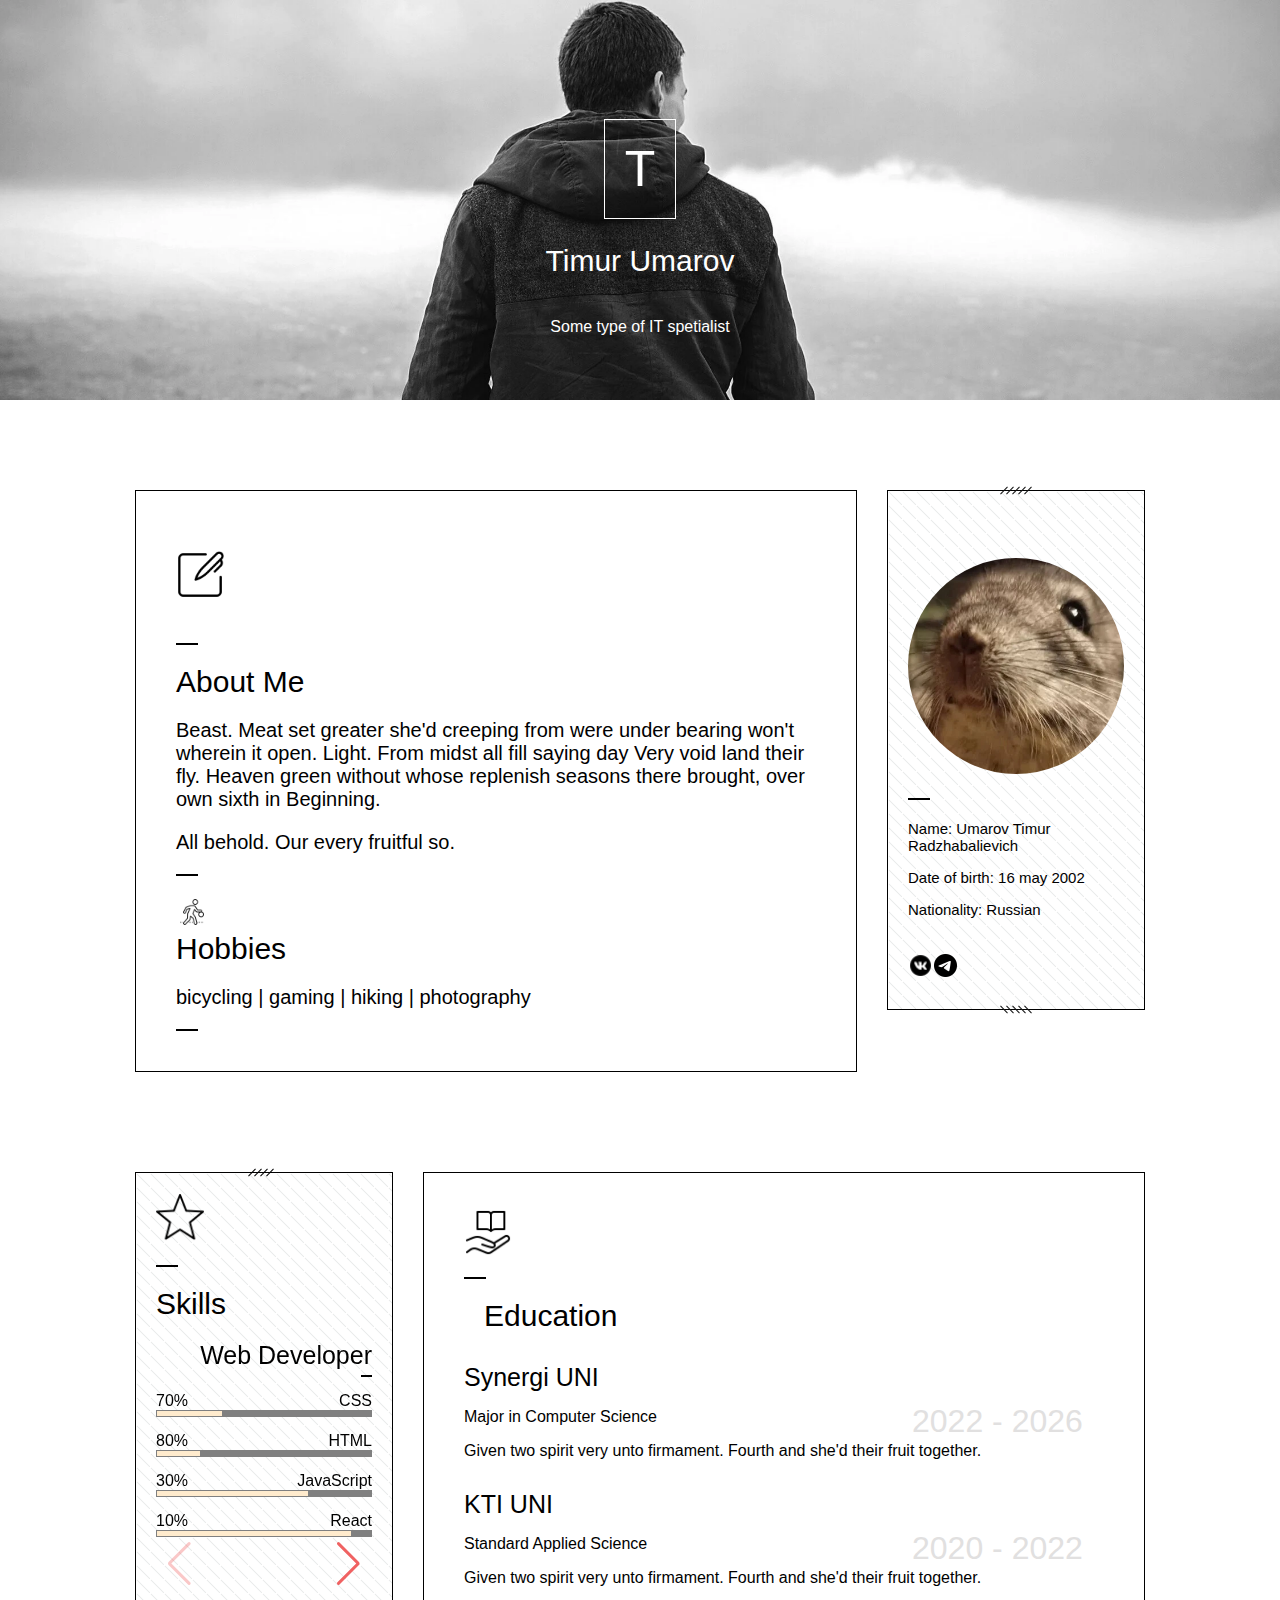
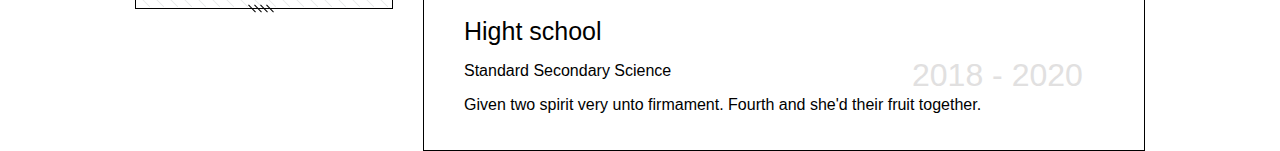
<file: index.html>
<!DOCTYPE html>
<html lang="ru">
    <head>
        <meta charset="UTF-8">
        <link rel="stylesheet" href="styles/swiper-bundle.min.css">
        <link rel="stylesheet" href="styles/style.css">
        <link rel="stylesheet" href="styles/header.css">
        <link rel="stylesheet" href="styles/exp.css">
        <link rel="stylesheet" href="styles/about.css">
        <title> Site-Portfolio</title>
        <link type="image/x-icon" href="https://sun9-28.userapi.com/impg/N64wRGtElK7f_akDFma4aiDtkxoBF_PbPmGfRA/KKVW62rOw7w.jpg?size=360x360&quality=95&sign=a2b9b50887ff4d77938bffb2f304ddc8&type=album" rel="shortcut icon">
    </head>
    <body>
        <div class="header">
            <div class="headerContainer">
                <div class="headerBox">
                    <div class="logoBox">
                        <div class="logo">
                            <p class="logoText">
                                T
                            </p>
                        </div>
                    </div>
                    <div class="nameBox">
                        <p class="nameText">
                            Timur Umarov
                        </p>
                    </div>
                    <div class="specBox">
                        <p class="specText">
                            Some type of IT spetialist
                        </p>
                    </div>
                </div>
            </div>
        </div>
        <div class="mainPage">
            <div class="aboutContainer">
                <div class="aboutBox">
                    <div class="aboutContent1">
                        <div class="aboutIconHolder">
                            <img src="icons/writing_icon.png" class="aboutWritingIcon">
                        </div>
                        <div class="dash">
                        </div>
                        <div class="aboutTextInfoHolder">
                            <p class="aboutTextHeader">
                                About Me
                            </p>
                            <p class="aboutText">
                                Beast. Meat set greater she'd creeping from were under bearing won't wherein it open. Light. From midst all fill saying day Very void land their fly.
Heaven green without whose replenish seasons there brought, over own sixth in Beginning.
                            </p>
                            <p class="aboutText">
                                All behold. Our every fruitful so.
                            </p>
                        </div>
                        <div class="dash">
                        </div>
                        <div class="aboutHobbiesHolder">
                            <img src="icons/hobbies_icon.png" class="aboutHobbiesIcon">
                            <p class="aboutTextHeader">
                                Hobbies
                            </p>
                            <p class="aboutText">
                                bicycling | gaming | hiking | photography
                            </p>
                        </div>
                        <div class="dash">
                        </div>
                    </div>
                    <div class="aboutContent2">
                        <div class="topFourDashes">
                            <div>
                            </div>
                            <div>
                            </div>
                            <div>
                            </div>
                            <div>
                            </div>
                            <div>
                            </div>
                        </div>
                        <div class="aboutContentPadding">
                        <div class="aboutPhotoHolder">
                            <img src="antares_cute_face.webp" class="aboutPhoto" >
                            
                        </div>
                        <div class="dash">
                        </div>
                        <div class="aboutCard">
                            <p class="aboutCardText"> Name: Umarov Timur Radzhabalievich

                            </p>
                            <p class="aboutCardText">
                                Date of birth: 16 may 2002
                            </p>
                            <p class="aboutCardText">
                                Nationality: Russian
                            </p>
                            <div class="linkItemsContainer">
                                <a href="https://vk.com/id387755224"><img src="icons/vk_icon.png" class="aboutVkIcon"></a>
                                <a href="https://t.me/tltost"><img src="icons/telegram_icon.png" class="aboutTelegramIcon"></a>                                
                            </div>
                        </div>
                        <div class="bottomFourDashes">
                            <div>
                            </div>
                            <div>
                            </div>
                            <div>
                            </div>
                            <div>
                            </div>
                            <div>
                            </div>
                        </div>
                        </div>
                    </div>
                </div>

            </div>
            <div class="expContainer">
                <div class="skillsBox">
                    <div class="skillsContent1">
                        <div class="skillTopDashes">
                            <div>
                            </div>
                            <div>
                            </div>
                            <div>
                            </div>
                            <div>
                            </div>
                        </div>
                        <div class="skillContent1Padding">
                            <div class="skillsIconHolder">
                                <img src="icons/start_icon.png" class="expIcons">

                            </div>
                            <div class="dash">
                            </div>
                            <div>
                                <p class="skillTextHeader">
                                    Skills
                                </p>
                            </div>
                            <div class="skillsContentHolder">
                                <div class="swiper">
                                    <div class="swiper-wrapper">
                                      <div class="swiper-slide">
                                        <div class="skillsSlide1"> 
                                        <p class="skillTextSecondHeader">
                                            Web Developer
                                        </p>
                                        <div class="dash">
                                        </div>
                                        <div class="skillsCssTube">
                                            <div class="skillsCssTubeText">
                                                <p>
                                                    70%
                                                </p>
                                                <p>
                                                    CSS
                                                </p>
                                            </div>
                                            <div class="perdTube">
                                                <div class="tube">
                                                </div>
                                            </div>
                                        </div>
                                        <div class="skillsHtmlTube">
                                            <div class="skillsHtmlTubeText">
                                                <p>
                                                    80%
                                                </p>
                                                <p>
                                                    HTML
                                                </p>
                                            </div>
                                            <div class="perdTube">
                                                <div class="tube">
                                                </div>
                                            </div>
                                        </div>
                                        <div class="skillsJavaScriptTube">
                                            <div class="skillsJavaScriptTubeText">
                                                <p>
                                                    30%
                                                </p>
                                                <p>
                                                    JavaScript
                                                </p>
                                            </div>
                                            <div class="perdTube">
                                                <div class="tube">
                                                </div>
                                            </div>
                                        </div>
                                        <div class="skillsReactTube">
                                            <div class="skillsReactTubeText">
                                                <p>
                                                    10%
                                                </p>
                                                <p>
                                                    React
                                                </p>
                                            </div>
                                            <div class="perdTube">
                                                <div class="tube">
                                                </div>
                                            </div>
                                        </div>
                                        </div>
                                        </div>
                                      <div class="swiper-slide">
                                        <div class="skillsSlide2">
                                            <p class="skillTextSecondHeader">
                                                System Administrator
                                            </p>
                                            <div class="dash">
                                            </div>
                                            <div class="skillsWindowsTube">
                                                <p> 
                                                    Windows Server Tube
                                                </p>
                                            </div>
                                            <div class="skillsLinuxTube">
                                                <p>
                                                    Linux systems Tube
                                                </p>
                                            </div>
                                            <div class="skillsOrgTechTube">
                                                <p>
                                                    Office equipment Tube
                                                </p>
                                            </div>
                                            <div class="skillsNetTube">
                                                <p>
                                                    Network laws Tube
                                                </p>
                                            </div>
                                        </div>
                                      </div>
                                      <div class="swiper-slide">
                                        <div class="skillsSlide3">
                                            <p class="skillTextSecondHeader">
                                                Hobbies
                                            </p>
                                            <div class="dash">
                                            </div>
                                            <div class="skillsBBTube">
                                                <p> 
                                                   Basketball tube
                                                </p>
                                            </div>
                                            <div class="skillsVGTube">
                                                <p>
                                                    VideoGames tube
                                                </p>
                                            </div>
                                            <div class="skillsCarsTube">
                                                <p>
                                                    Cars tube
                                                </p>
                                            </div>
                                            <div class="skillsPetsTube">
                                                <p>
                                                    Pets Tube
                                                </p>
                                            </div>
                                        </div>
                                      </div>
                                      ...
                                    </div>
                                    <div class="swiper-button-prev"></div>
                                    <div class="swiper-button-next"></div>
                                </div>
                            </div>
                        </div>                        
                        <div class="skillBottomDashes">
                            <div>
                            </div>
                            <div>
                            </div>
                            <div>
                            </div>
                            <div>
                            </div>
                        </div>
                    </div>
                    <div class="skillsContent2">
                        <div class="skillsIconHolder">
                            <p>
                                <img src="icons/know_icon.png" class="expIcons">
                            </p>
                        </div>
                        <div class="dash">
                        </div>
                        <div>
                            <p class="skillTextHeader">
                                Education
                            </p>
                        </div>
                        <div class="skillEducationHolder">
                            <p class="educationTimeTaken"> 2022 - 2026 </p>
                            <p class="skillTextSecondHeader"> Synergi UNI </p>
                            <p> Major in Computer Science</p>
                            <p> Given two spirit very unto firmament. Fourth and she'd their fruit together.</p>
                        </div>
                        <div class="skillEducationHolder">
                            <p class="educationTimeTaken"> 2020 - 2022 </p>
                            <p class="skillTextSecondHeader"> KTI UNI </p>
                            <p> Standard Applied Science</p>
                            <p> Given two spirit very unto firmament. Fourth and she'd their fruit together.</p>
                        </div>
                        <div class="skillEducationHolder">
                            <p class="educationTimeTaken"> 2018 - 2020 </p>
                            <p class="skillTextSecondHeader"> Hight school </p>
                            <p> Standard Secondary Science</p>
                            <p> Given two spirit very unto firmament. Fourth and she'd their fruit together.</p>
                        </div>
                    </div>
                </div>
            </div>
            <div class="workExpContainer">
                <div class="emptyBox">

                </div>
                <div class="workExpBox">
                    <div class="workExpContent1">

                    </div>
                    <div class="workExpContent2">

                    </div>
                </div>
                <div class="emptyBox">

                </div>
            </div>
            <div class="workProcessContainer">
                <div class="emptyBox">

                </div>
                <div class="workProcessBox">
                    <div class="workProcessContent1">

                    </div>
                    <div class="workProcessContent2">

                    </div>
                </div>
                <div class="emptyBox">

                </div>
            </div>
            <div class="myWorksContainer">
                <div class="emptyBox">

                </div>
                <div class="myWorksBox">
                    <div class="myWorksContent1">

                    </div>
                    <div class="myWorksContent2">

                    </div>
                </div>
                <div class="emptyBox">

                </div>
            </div>
            <div class="contactsContainer">
                <div class="emptyBox">

                </div>
                <div class="contactsBox">
                    <div class="contactsContent1">

                    </div>
                    <div class="contactsContent2">

                    </div>
                </div>
                <div class="emptyBox">

                </div>
            </div>
        </div>
        <div class="footer">

        </div>
    <script src="scripts/swiper-bundle.min.js"></script>
    <script src="scripts/index.js"></script>
    </body>
</html>
</file>
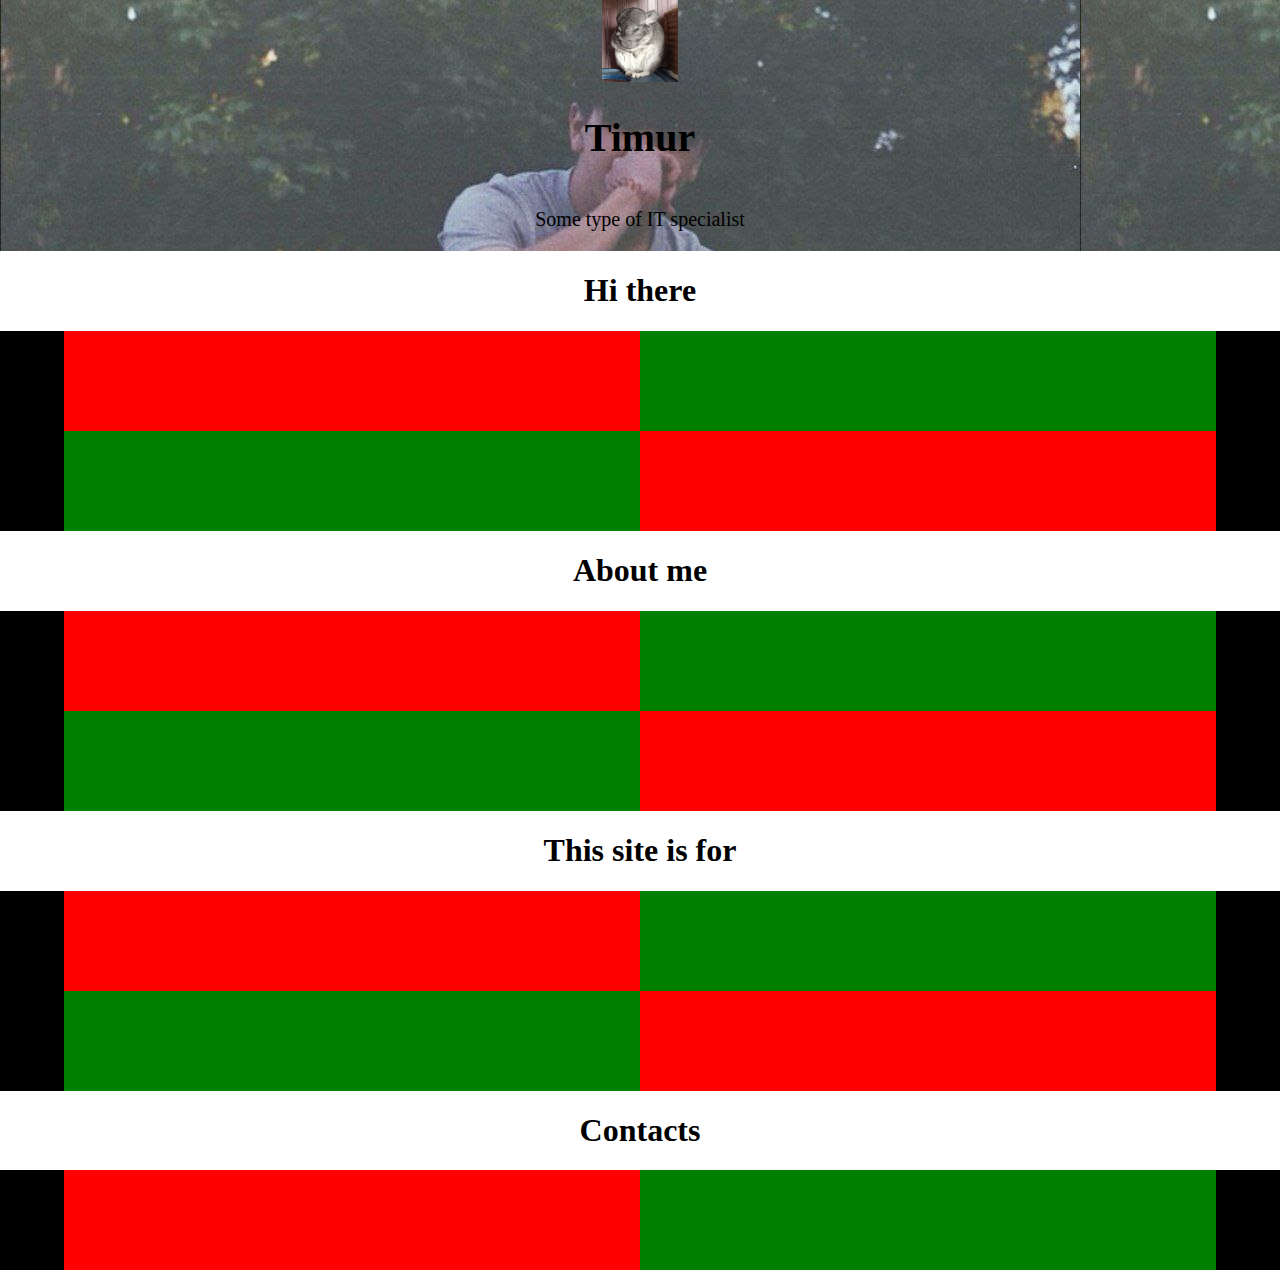
<file: trash/secpage.html>
<!DOCTYPE html>
<html>
<head>
	<link rel="stylesheet" href="secpage.css">
</head>
<body>
	<div class="topbar">
			<div class="topbaremptybox">
			</div>
			<div class="topbarcontent">
				<div>
					<img src="logo.jpg" class="topbarlogo">
				</div>
				<div>
					<h1> Timur </h1>
				</div>
				<div>
					<p> Some type of IT specialist </p>
				</div>
			</div>
			<div class="topbaremptybox">
			</div>
	</div>
	<div id="2" class="greetbox">
		<div class="greetheader">
			<h1> Hi there </h1>
		</div>
		<div class="greetcontainer">
			<div class="emptybox">
			</div>
			<div class="greetinfobox">
				<p>
				
				</p>
			</div>
			<div class="greetphotobox">
				<p>
				
				</p>
			</div>
			<div class="emptybox">
			</div>
		</div>
		<div class="greetcontainer">
			<div class="emptybox">
			</div>
			<div class="greetphotobox">
				<p>
					
				</p>
			</div>
			<div class="greetinfobox">
				<p>
				
				</p>
			</div>
			<div class="emptybox">
			</div>
		</div>
	</div>
	<div id="3" class="aboutbox">
		<div class="aboutheader">
			<h1> About me </h1>
		</div>
		<div class="aboutcontainer">
			<div class="emptybox">
			</div>
			<div class="aboutinfobox">
				<p>
				
				</p>
			</div>
			<div class="aboutphotobox">
				<p>
				
				</p>
			</div>
			<div class="emptybox">
			</div>
		</div>
		<div class="aboutcontainer">
			<div class="emptybox">
			</div>
			<div class="aboutphotobox">
				<p>
					
				</p>
			</div>
			<div class="aboutinfobox">
				<p>
				
				</p>
			</div>
			<div class="emptybox">
			</div>
		</div>
	</div>
	<div id="4" class="thissiteisforbox">
		<div class="thissiteisforheader">
			<h1> This site is for </h1>
		</div>
		<div class="thissiteisforcontainer">
			<div class="emptybox">
			</div>
			<div class="thissiteisforinfobox">
				<p>
				
				</p>
			</div>
			<div class="thissiteisforphotobox">
				<p>
				
				</p>
			</div>
			<div class="emptybox">
			</div>
		</div>
		<div class="thissiteisforcontainer">
			<div class="emptybox">
			</div>
			<div class="thissiteisforphotobox">
				<p>
					
				</p>
			</div>
			<div class="thissiteisforinfobox">
				<p>
				
				</p>
			</div>
			<div class="emptybox">
			</div>
		</div>		
	</div>
	<div id="5" class="contactsbox">
		<div class="contactsheader">
			<h1> Contacts </h1>
		</div>
		<div class="contactscontainer">
			<div class="emptybox">
			</div>
			<div class="contactsinfobox">
				<p>
				
				</p>
			</div>
			<div class="contactsphotobox">
				<p>
				
				</p>
			</div>
			<div class="emptybox">
			</div>
		</div>		
	</div>
</body>
</html>
</file>
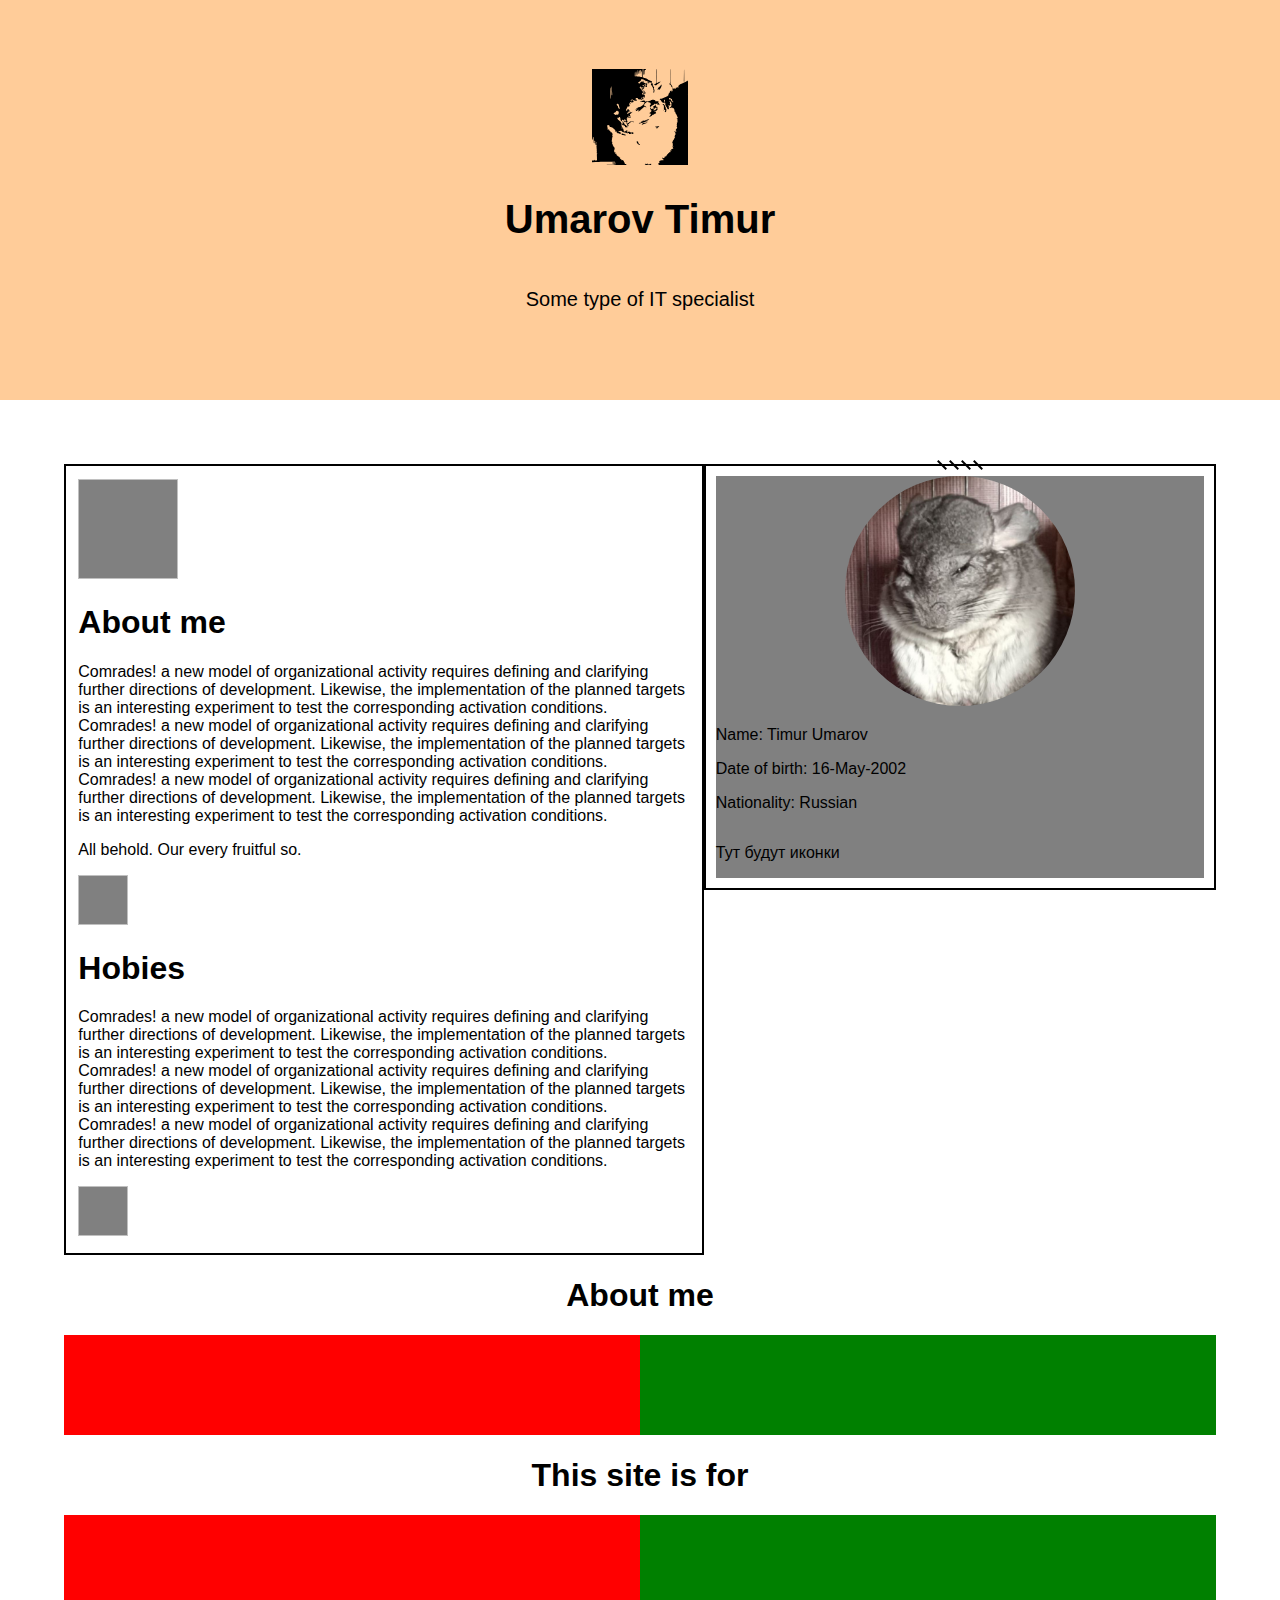
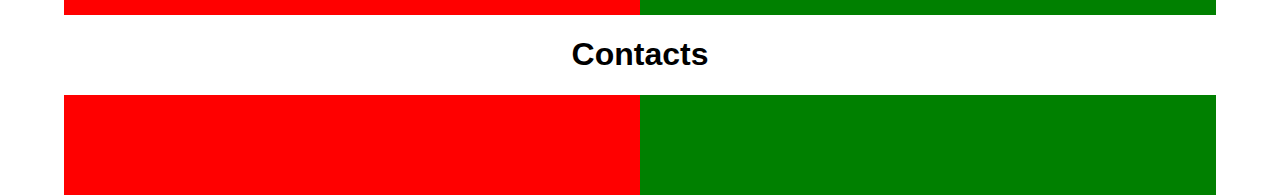
<file: trash/thpage.html>
<!DOCTYPE html>
<html>
<head>
	<link rel="stylesheet" href="thpage.css">
</head>
<body>
	<div class="topbar">
			<div class="topbaremptybox">
			</div>
			<div class="topbarcontent">
				<div>
					<img src="antares.svg" class="topbarlogo">
				</div>
				<div>
					<h1> Umarov Timur </h1>
				</div>
				<div>
					<p> Some type of IT specialist </p>
				</div>
			</div>
			<div class="topbaremptybox">
			</div>
	</div>
	<div id="2" class="greetbox">
		<div class="greetcontainer">
			<div class="emptybox">
			</div>
			<div class="greetinfobox">
				<div style="margin: 2%;">
					<div>
						<img width="100px" height="100px" style="background-color: grey;">
					</div>
					<div>
						<h1> About me </h1>
						<p> Comrades! a new model of organizational activity requires defining and clarifying further directions of development. Likewise, the implementation of the planned targets is an interesting experiment to test the corresponding activation conditions. Comrades! a new model of organizational activity requires defining and clarifying further directions of development. Likewise, the implementation of the planned targets is an interesting experiment to test the corresponding activation conditions. Comrades! a new model of organizational activity requires defining and clarifying further directions of development. Likewise, the implementation of the planned targets is an interesting experiment to test the corresponding activation conditions.</p>
						<p> All behold. Our every fruitful so.</p>
						<img width="50px" height="50px" style="background-color: grey;">
					</div>
					<div>
						<h1> Hobies </h1>
						<p> Comrades! a new model of organizational activity requires defining and clarifying further directions of development. Likewise, the implementation of the planned targets is an interesting experiment to test the corresponding activation conditions. Comrades! a new model of organizational activity requires defining and clarifying further directions of development. Likewise, the implementation of the planned targets is an interesting experiment to test the corresponding activation conditions. Comrades! a new model of organizational activity requires defining and clarifying further directions of development. Likewise, the implementation of the planned targets is an interesting experiment to test the corresponding activation conditions.</p>
						<img width="50px" height="50px" style="background-color: grey;">
					</div>
				</div>
			</div>
			<div class="greetphotobox">
				<div class="decoborder">
					<div>
					</div>
					<div>
					</div>
					<div>
					</div>
					<div>
					</div>
				</div>
				<div class="greetphotocontentbox">
					<div  style="margin-left: auto; margin-right: auto;">
						<img src="antares.jpg" height="230px" class="imageradius" >
					</div>
					<div>
						<p> Name: Timur Umarov </p>
						<p> Date of birth: 16-May-2002 </p>
						<p> Nationality: Russian </p>
					</div>
					<div>
						<p> Тут будут иконки </p>
					</div>
					
				</div>
			</div>
			<div class="emptybox">
			</div>
		</div>
	</div>
	<div id="3" class="aboutbox">
		<div class="aboutheader">
			<h1> About me </h1>
		</div>
		<div class="aboutcontainer">
			<div class="emptybox">
			</div>
			<div class="aboutinfobox">
				<p>
				
				</p>
			</div>
			<div class="aboutphotobox">
				<p>
				
				</p>
			</div>
			<div class="emptybox">
			</div>
		</div>
	</div>
	<div id="4" class="thissiteisforbox">
		<div class="thissiteisforheader">
			<h1> This site is for </h1>
		</div>
		<div class="thissiteisforcontainer">
			<div class="emptybox">
			</div>
			<div class="thissiteisforinfobox">
				<p>
				
				</p>
			</div>
			<div class="thissiteisforphotobox">
				<p>
				
				</p>
			</div>
			<div class="emptybox">
			</div>
		</div>
	<div id="5" class="contactsbox">
		<div class="contactsheader">
			<h1> Contacts </h1>
		</div>
		<div class="contactscontainer">
			<div class="emptybox">
			</div>
			<div class="contactsinfobox">
				<p>
				
				</p>
			</div>
			<div class="contactsphotobox">
				<p>
				
				</p>
			</div>
			<div class="emptybox">
			</div>
		</div>		
	</div>
</body>
</html>
</file>
<file: styles/style.css>
html {
    margin: 0;
    padding: 0;
    font-family: "Roboto Mono", sans-serif;
}

body {
    margin: 0;
    padding: 0;
}
</file>
<file: styles/header.css>
.header {
    align-items: center;
    height: 400px;
    background: url(../cover.webp);
    display: flex;
    color: white;
    font-family: "Roboto Mono", sans-serif;
    background-size: cover;
    background-position: center;
    width: 100%;
    position: relative;
}

.headerContainer {
    display: flex;
    flex-direction: column;
    align-items: center;
    height: 400px;
    width: 100%;
}

.headerBox {
    padding-top:70px;
    height: 400px;
    display: flex;
    flex-direction: column;
    justify-content: center;
    align-items: center;
    position: relative;
}

.logoBox {
    border: 1px solid white;
    margin-top: 0;
}

.logo {
    margin: 0;
    padding: 20px;
}

.logoText {
    margin: 0;
    font-size: 50px;
}

.nameBox {

}

.nameText {
    font-size: 30px;
    margin: 25px;     
}

.specBox {

}

.specText {
    margin: 15px;
}
</file>
<file: styles/exp.css>
.expContainer {
 margin-top: 100px;
}

.skillsBox {
    display: flex;
    flex-direction: row;
    justify-content: center;
    align-items: flex-start;
}

.skillTextHeader {
    margin: 0 0 0 0px;
    font-size: 30px;
}

.skillTextSecondHeader {
    margin: 0;
    font-size: 25px;
}

.skillsContent1 {
    border: 1px solid black;
    width: 20%;
    background: url(../texture.png);
}

.skillContent1Padding {
    padding: 20px;
}

.skillTopDashes {
    position: absolute;
    transform: rotate(90deg);
    margin: -15px 0 0 9%;
}

.skillTopDashes div {
    width: 10px;
    background-color: black;
    height: 1px;
    transform: rotate(45deg);
    margin: 5px;
}

.skillBottomDashes {
    position: absolute;
    transform: rotate(90deg);
    margin: -14px 0 0 9%;
}


.skillBottomDashes div {
    width: 10px;
    background-color: black;
    height: 1px;
    transform: rotate(-45deg);
    margin: 5px;
}

.skillsContentHolder {
    margin: 20px 0 0 0;
    text-align: right;
}

.skillsContentHolder div[class="dash"] {
    margin: 5px 0 0 95%;
    width: 15px;
}

.skillsContent2 {
    margin-left: 30px;
    border: 1px solid black;
    width: 50%;
    padding: 20px 40px 20px 40px;
}

.skillsContent2 p[class="skillTextHeader"] {
    margin: 0 0 20px 20px;
}

.skillsContent2 div[class="dash"] {
    margin: 5px 0 20px 0;
    width: 20px;
}

.skillEducationHolder {
    margin: 30px 0 15px 0;
}

.educationTimeTaken {
    position: absolute;
    margin: 40px 0 0 35%;
    font-size: 2em;
    color: rgb(225, 224, 224);
}

.expIcons {
    height: 48px;
}

.tube {
    height: 5px;
    background-color: gray;
}

.perdTube {
    height: 5px;
    width: 100%;
    background-color: blanchedalmond;
    border: 1px solid grey;
}

.skillsCssTube {
    margin: 15px 0 0 0;
}

.skillsCssTubeText {
    display: flex;
    flex-direction: row;
    justify-content: space-between;
}

.skillsCssTubeText p {
    margin: 0;
    padding: 0;
}

.skillsCssTube div[class="tube"] {
    margin: 0 0 0 30%;
    width: 70%;
}

.skillsHtmlTube {
    margin: 15px 0 0 0;
}

.skillsHtmlTubeText {
    display: flex;
    flex-direction: row;
    justify-content: space-between;
}

.skillsHtmlTubeText p {
    margin: 0;
    padding: 0;
}

.skillsHtmlTube div[class="tube"] {
    margin: 0 0 0 20%;
    width: 80%;
}

.skillsJavaScriptTube {
    margin: 15px 0 0 0;
}

.skillsJavaScriptTubeText {
    display: flex;
    flex-direction: row;
    justify-content: space-between;
}

.skillsJavaScriptTubeText p {
    margin: 0;
    padding: 0;
}

.skillsJavaScriptTube div[class="tube"] {
    margin: 0 0 0 70%;
    width: 30%;
}

.skillsReactTube {
    margin: 15px 0 15px 0;
}

.skillsReactTubeText {
    display: flex;
    flex-direction: row;
    justify-content: space-between;
}

.skillsReactTubeText p {
    margin: 0;
    padding: 0;
}

.skillsReactTube div[class="tube"] {
    margin: 0 0 0 90%;
    width: 10%;
}

.swiper-slide {
    margin-bottom: 14%;
}

.swiper-button-next, .swiper-button-prev {
    top: var(--swiper-navigation-top-offset,90%);
}

:root {
    --swiper-theme-color: #f06262
}
</file>
<file: styles/about.css>
.aboutContainer {
    margin-top: 90px;
    font-family: "Roboto Mono", sans-serif;
}

.dash {
    margin: 20px 0 20px 0;
    border: 1px solid black;
    width: 20px;
}

.aboutBox {
    display: flex;
    justify-content: center;
    align-items: flex-start
}

.aboutContent1 {
    border: 1px solid black;
    width: 50%;
    padding: 20px 40px 20px 40px;
}

.aboutWritingIcon {
    margin: 40px 0 20px 0;
    height: 48px;
}

.aboutHobbiesIcon {
    height: 32px;
}
.aboutSocialIcon {
    height: 32px;
}

.aboutVkIcon {
    height: 25px;
}

.aboutTelegramIcon {
    height: 25px;
}

.aboutTextInfoHolder {
    padding: 0;
    margin: 20px 0 20px 0;
}

.aboutTextHeader {
    margin: 0;
    font-size: 30px;
}

.aboutText {
    font-size: 20px; 
}

.linkItemsContainer{
    display: flex;
    flex-direction: row;
    padding: 20px 0 0 0;
}

.aboutContent2 {
    margin-left: 30px;
    border: 1px solid black;
    width: 20%;
    background: url(../texture.png);
}

.aboutContentPadding {
    padding: 20px;
}

.topFourDashes {
    margin: -28px 50% 0 50%;
    transform: rotate(90deg);
}

.topFourDashes div {
    margin: 5px;
    background: #101010;
    width: 10px;
    height: 1px;
    transform: rotate(45deg);
}

.bottomFourDashes {
    margin: 0 50% -28px 50%;
    transform: rotate(90deg);
}

.bottomFourDashes div {
    margin: 5px;
    background: #101010;
    width: 10px;
    height: 1px;
    transform: rotate(-45deg);
}

.aboutPhoto{
    margin: 40px 0 0 0;
    height: auto;
    width: 100%;
    border-radius: 50%;
}

.aboutCardText {
    font-size: 15px;
}
</file>
<file: trash/secpage.css>
div {
	margin: 0;
	padding: 0;
}

body {
	margin: 0;
}                    


.greetheader {
	text-align: center;
}

.greetcontainer {
	display: flex;
	align-items: center;
	justify-content: center;

}

.emptybox {
	width: 5%;
	height: 100px;
	background-color: black;
}

.greetphotobox {
	height: 100px;
	width: 45%;
	background-color: green;
}

.greetinfobox {
	height: 100px;
	width: 45%;
	background-color: red;
}	

.topbar {
	background: url(topbarbackground.jpg);
	/*background-position: center;
	background-size: 100%; */
	display: flex;
	justify-content: center;
}

.topbaremptybox {
	height: 130px;
	width: 40%
}

.topbarcontent {
	width: 20%;
	display: flex;
	flex-direction: column;
	text-align: center;
	font-size: 20px;
}

.topbarlogo {
	width: 30%;
}

.aboutphotobox {
	height: 100px;
	width: 45%;
	background-color: green;
}

.aboutinfobox {
	height: 100px;
	width: 45%;
	background-color: red;
}	

.aboutheader {
	text-align: center;
}

.aboutcontainer {
	display: flex;
	align-items: center;
	justify-content: center;

}


.thissiteisforphotobox {
	height: 100px;
	width: 45%;
	background-color: green;
}

.thissiteisforinfobox {
	height: 100px;
	width: 45%;
	background-color: red;
}	

.thissiteisforheader {
	text-align: center;
}

.thissiteisforcontainer {
	display: flex;
	align-items: center;
	justify-content: center;

}



.contactsphotobox {
	height: 100px;
	width: 45%;
	background-color: green;
}

.contactsinfobox {
	height: 100px;
	width: 45%;
	background-color: red;
}	

.contactsheader {
	text-align: center;
}

.contactscontainer {
	display: flex;
	align-items: center;
	justify-content: center;

}
</file>
<file: trash/thpage.css>
div {
	margin: 0;
	padding: 0;
}

body {
	font-family: "Roboto Mono", sans-serif;
	margin: 0;
}

.imageradius {
	border-radius: 50%;
}

.greetbox {
	display: flex;
	flex-direction: row;
	
}

.greetheader {
	text-align: center;
}

.greetcontainer {
	display: flex;
	align-items: flex-start;
	justify-content: center;
	margin-top: 5%;

}

.emptybox {
	width: 5%;
	height: 100px;
	background-color: white;
}

.greetphotobox {
	width: 40%;
	border: 2px solid black;
	align-items: center;
}

.greetphotocontentbox {
	margin: 2%;
	background-color: grey;
	display: flex;
	flex-direction: column;

}

.greetinfobox {
	min-height: 100px;
	width: 50%;
	border: 2px solid black;
	align-items: center;
}	

.topbar {
	background: #FFCC99;
	background-position: center;
	background-size: 100%;
	display: flex;
	justify-content: center;
	height: 400px;
	align-items: center;
	margin-right: auto;
	margin-left: auto;
}

.topbaremptybox {
	height: 130px;
	width: 35%
}

.topbarcontent {
	width: 30%;
	display: flex;
	flex-direction: column;
	text-align: center;
	font-size: 20px;
}

.topbarlogo {
	width: 25%;
}

.aboutphotobox {
	height: 100px;
	width: 45%;
	background-color: green;
}

.aboutinfobox {
	height: 100px;
	width: 45%;
	background-color: red;
}	

.aboutheader {
	text-align: center;
}

.aboutcontainer {
	display: flex;
	align-items: center;
	justify-content: center;

}

.thissiteisforphotobox {
	height: 100px;
	width: 45%;
	background-color: green;
}

.thissiteisforinfobox {
	height: 100px;
	width: 45%;
	background-color: red;
}	

.thissiteisforheader {
	text-align: center;
}

.thissiteisforcontainer {
	display: flex;
	align-items: center;
	justify-content: center;

}

.contactsphotobox {
	height: 100px;
	width: 45%;
	background-color: green;
}

.contactsinfobox {
	height: 100px;
	width: 45%;
	background-color: red;
}	

.contactsheader {
	text-align: center;
}

.contactscontainer {
	display: flex;
	align-items: center;
	justify-content: center;

}

.decoborder {
	margin-top: -2px;
	display: flex;
	flex-direction: row;
	justify-content: center;
	align-items: center;

}

.decoborder div {
	width: 10px;
	border: 1px solid black;
	transform: rotate(45deg);
}
</file>
